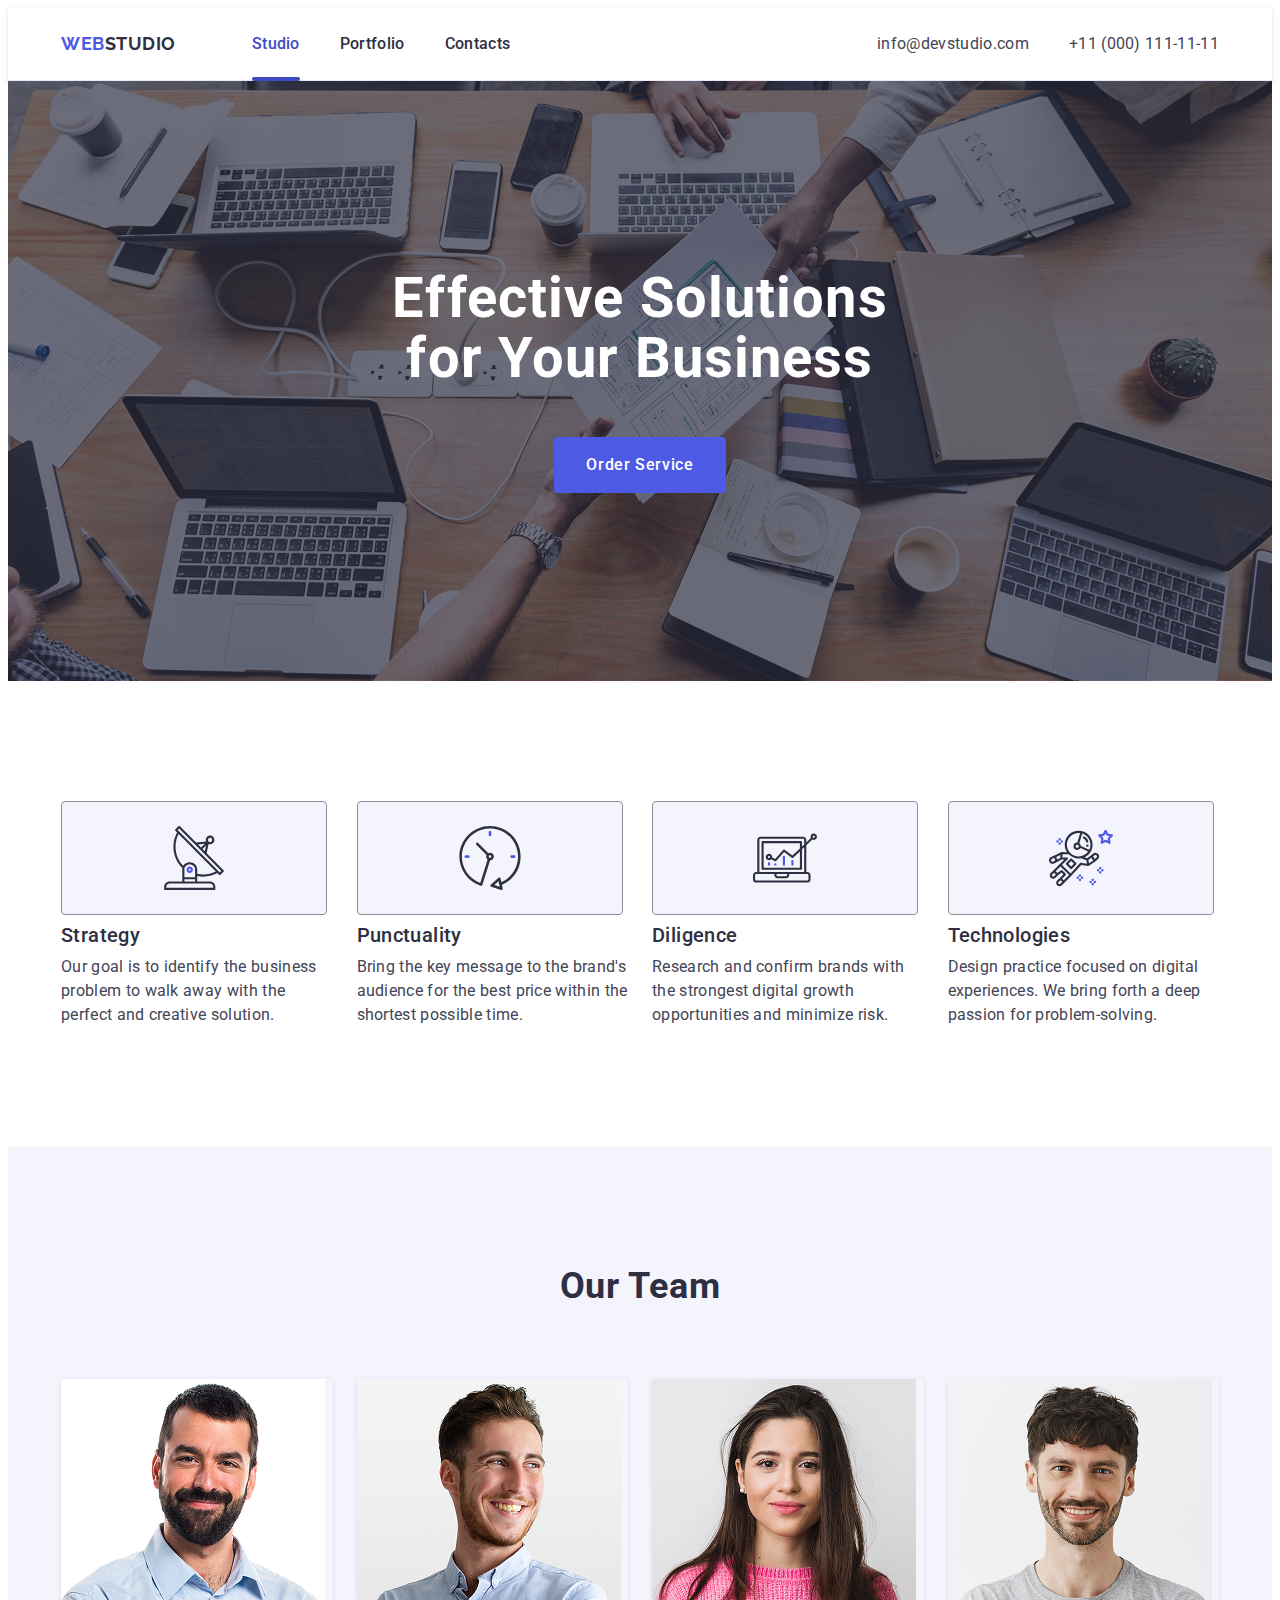
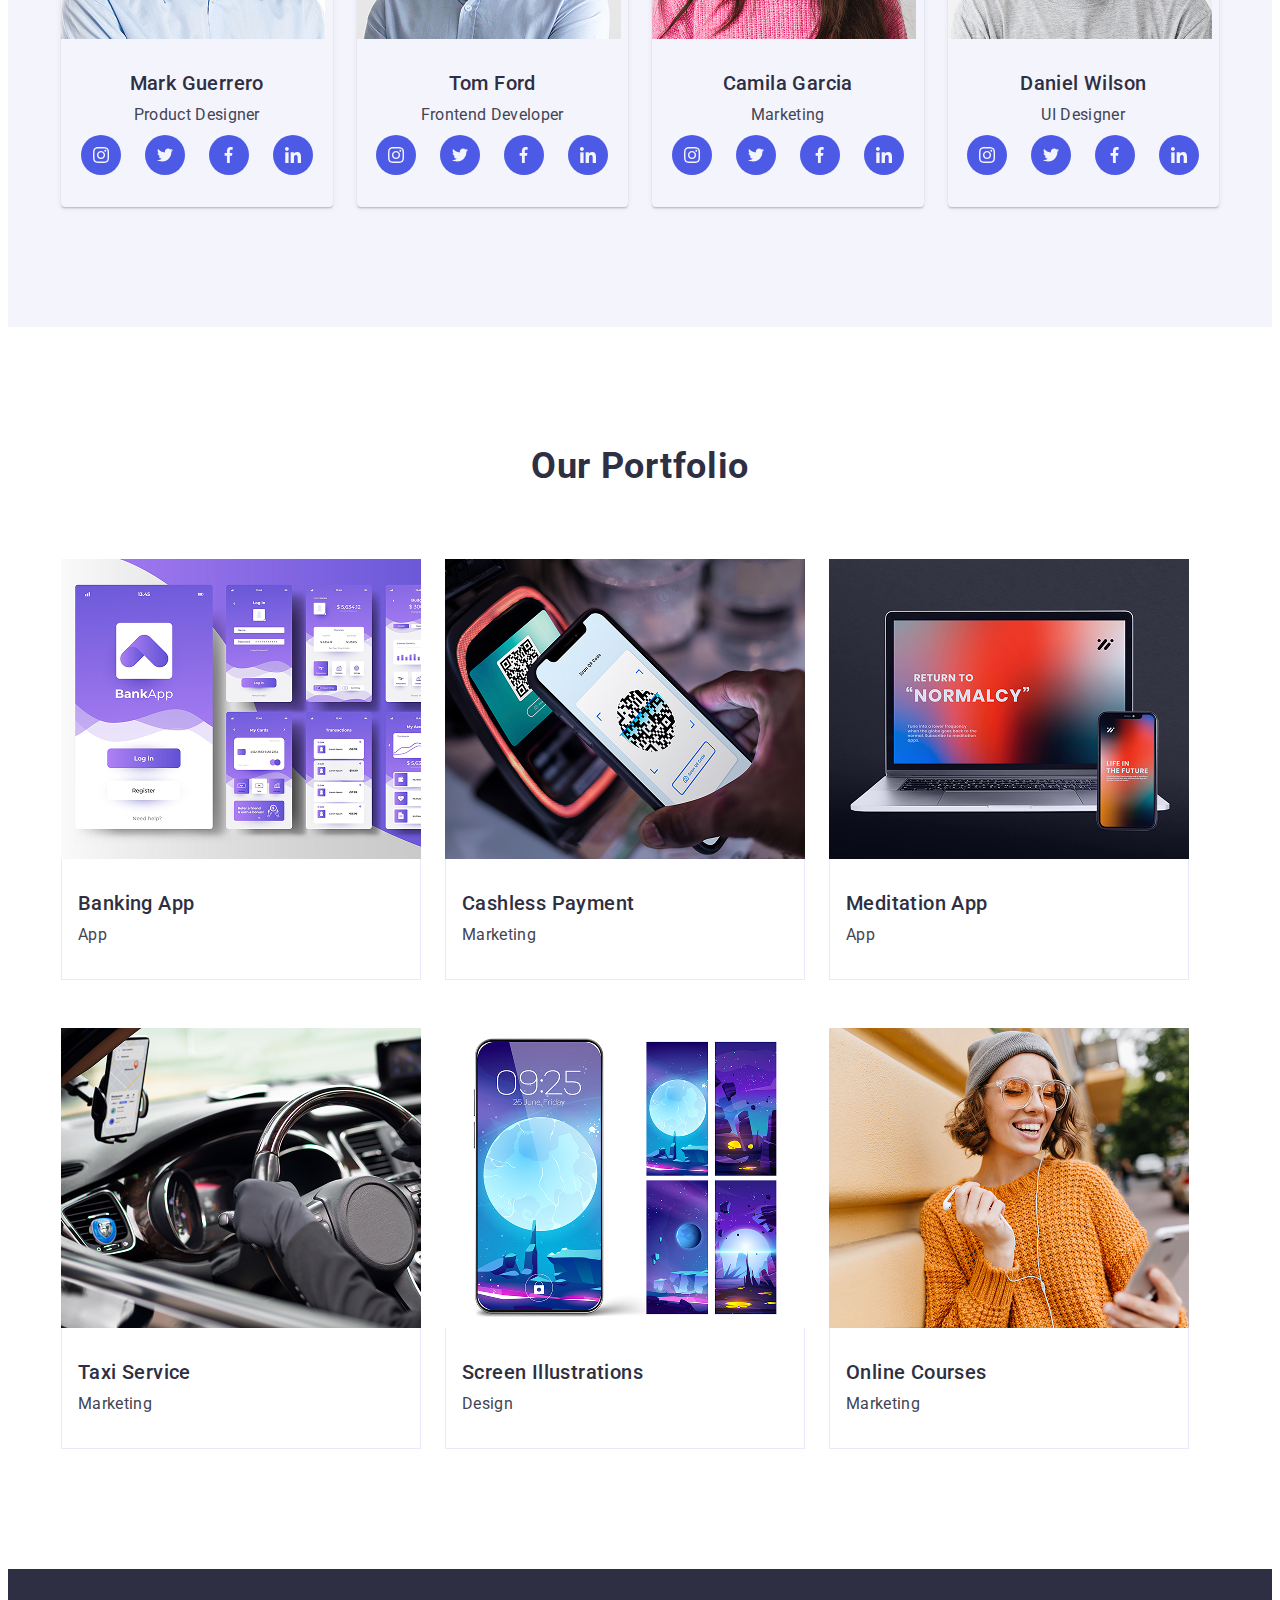
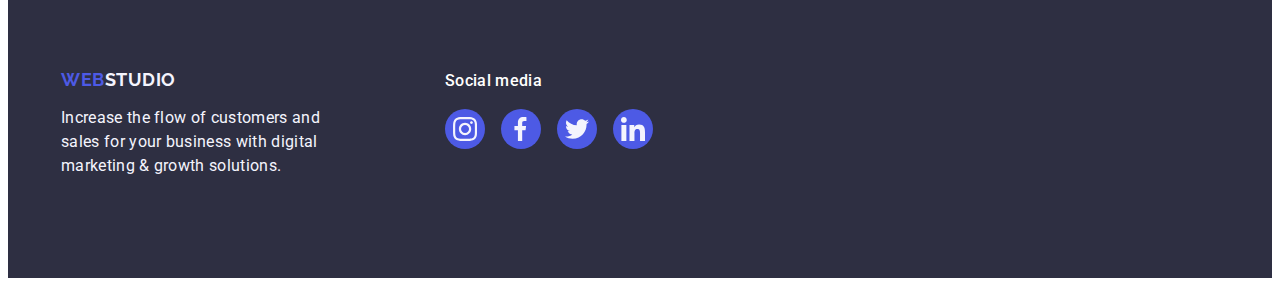
<file: index.html>
<!DOCTYPE html>
<html lang="en">
  <head>
    <meta charset="UTF-8" />
    <meta name="viewport" content="width=device-width, initial-scale=1.0" />
    <link rel="preconnect" href="https://fonts.googleapis.com" />
    <link rel="preconnect" href="https://fonts.gstatic.com" crossorigin />
    <link
      href="https://fonts.googleapis.com/css2?family=Roboto:ital,wght@0,100..900;1,100..900&display=swap"
      rel="stylesheet"
    />
    <link rel="preconnect" href="https://fonts.googleapis.com" />
    <link rel="preconnect" href="https://fonts.gstatic.com" crossorigin />
    <link
      href="https://fonts.googleapis.com/css2?family=Raleway:ital,wght@0,100..900;1,100..900&family=Roboto:ital,wght@0,100..900;1,100..900&display=swap"
      rel="stylesheet"
    />
    <link
      rel="stylesheet"
      href="https://cdnjs.cloudflare.com/ajax/libs/modern-normalize/3.0.1/modern-normalize.min.css"
      integrity="sha512-q6WgHqiHlKyOqslT/lgBgodhd03Wp4BEqKeW6nNtlOY4quzyG3VoQKFrieaCeSnuVseNKRGpGeDU3qPmabCANg=="
      crossorigin="anonymous"
      referrerpolicy="no-referrer"
    />
    <link rel="stylesheet" href="./css/styles.css" />
    <title>my-project</title>
  </head>
  <body>
    <header class="head-style">
      <div class="container head">
        <nav class="nav-style">
          <a href="./index.html" class="logo"
            >Web<span class="logo-color">Studio</span></a
          >
          <ul class="nav-menu">
            <li>
              <a href="./index.html" class="nav-menu-link active">Studio</a>
            </li>
            <li><a href="" class="nav-menu-link">Portfolio</a></li>
            <li><a href="" class="nav-menu-link">Contacts</a></li>
          </ul>
        </nav>
        <address class="contacts">
          <ul class="contacts-style">
            <li>
              <a href="mailto:info@devstudio.com" class="mail-style"
                >info@devstudio.com</a
              >
            </li>
            <li>
              <a href="tel:+110001111111" class="mail-style"
                >+11 (000) 111-11-11</a
              >
            </li>
          </ul>
        </address>
      </div>
    </header>
    <main>
      <section class="title">
        <div class="container">
          <h1 class="page-title">Effective Solutions for Your Business</h1>
          <button type="button" class="service">Order Service</button>
        </div>
      </section>

      <section class="strategy">
        <div class="container">
          <h2 class="visually-hidden">advantages</h2>
          <ul class="strategy-list">
            <li class="strategy-item">
              <div class="strategy-icon">
                <svg width="64" height="64">
                  <use href="./images/icons.svg#icon-antenna"></use>
                </svg>
              </div>
              <h3 class="strategy-title">Strategy</h3>
              <p class="strategy-text">
                Our goal is to identify the business problem to walk away with
                the perfect and creative solution.
              </p>
            </li>
            <li class="strategy-item">
              <div class="strategy-icon">
                <svg width="64" height="64">
                  <use href="./images/icons.svg#icon-clock"></use>
                </svg>
              </div>
              <h3 class="strategy-title">Punctuality</h3>
              <p class="strategy-text">
                Bring the key message to the brand's audience for the best price
                within the shortest possible time.
              </p>
            </li>
            <li class="strategy-item">
              <div class="strategy-icon">
                <svg width="64" height="64">
                  <use href="./images/icons.svg#icon-diagram"></use>
                </svg>
              </div>
              <h3 class="strategy-title">Diligence</h3>
              <p class="strategy-text">
                Research and confirm brands with the strongest digital growth
                opportunities and minimize risk.
              </p>
            </li>
            <li class="strategy-item">
              <div class="strategy-icon">
                <svg width="64" height="64">
                  <use href="./images/icons.svg#icon-astronaut"></use>
                </svg>
              </div>
              <h3 class="strategy-title">Technologies</h3>
              <p class="strategy-text">
                Design practice focused on digital experiences. We bring forth a
                deep passion for problem-solving.
              </p>
            </li>
          </ul>
        </div>
      </section>
      <section class="team">
        <div class="container">
          <h2 class="team-title">Our Team</h2>
          <ul class="team-box">
            <li class="team-list">
              <img
                src="./images/img.jpg"
                alt="Mark Guerrero"
                width="264"
                height="260"
              />
              <div class="box">
                <h3 class="team-section">Mark Guerrero</h3>
                <p class="team-text">Product Designer</p>
                <ul class="team-link">
                  <li class="team-link-item">
                    <a href="#" class="team-social">
                      <svg class="team-icon" width="16" height="16">
                        <use href="./images/icons.svg#icon-instagram"></use>
                      </svg>
                    </a>
                  </li>
                  <li class="team-link-item">
                    <a href="" class="team-social">
                      <svg class="team-icon" width="16" height="16">
                        <use href="./images/icons.svg#icon-Group"></use>
                      </svg>
                    </a>
                  </li>
                  <li class="team-link-item">
                    <a href="" class="team-social">
                      <svg class="team-icon" width="16" height="16">
                        <use href="./images/icons.svg#icon-Vector"></use>
                      </svg>
                    </a>
                  </li>
                  <li class="team-link-item">
                    <a href="" class="team-social">
                      <svg class="team-icon" width="16" height="16">
                        <use href="./images/icons.svg#icon-linkedin"></use>
                      </svg>
                    </a>
                  </li>
                </ul>
              </div>
            </li>

            <li class="team-list">
              <img
                src="./images/img1.jpg"
                alt="Tom Ford"
                width="264"
                height="260"
              />
              <div class="box">
                <h3 class="team-section">Tom Ford</h3>
                <p class="team-text">Frontend Developer</p>
                <ul class="team-link">
                  <li class="team-link-item">
                    <a href="#" class="team-social">
                      <svg class="team-icon" width="16" height="16">
                        <use href="./images/icons.svg#icon-instagram"></use>
                      </svg>
                    </a>
                  </li>
                  <li class="team-link-item">
                    <a href="" class="team-social">
                      <svg class="team-icon" width="16" height="16">
                        <use href="./images/icons.svg#icon-Group"></use>
                      </svg>
                    </a>
                  </li>
                  <li class="team-link-item">
                    <a href="" class="team-social">
                      <svg class="team-icon" width="16" height="16">
                        <use href="./images/icons.svg#icon-Vector"></use>
                      </svg>
                    </a>
                  </li>
                  <li class="team-link-item">
                    <a href="" class="team-social">
                      <svg class="team-icon" width="16" height="16">
                        <use href="./images/icons.svg#icon-linkedin"></use>
                      </svg>
                    </a>
                  </li>
                </ul>
              </div>
            </li>
            <li class="team-list">
              <img
                src="./images/img2.jpg"
                alt="Camila Garcia"
                width="264"
                height="260"
              />
              <div class="box">
                <h3 class="team-section">Camila Garcia</h3>
                <p class="team-text">Marketing</p>
                <ul class="team-link">
                  <li class="team-link-item">
                    <a href="#" class="team-social">
                      <svg class="team-icon" width="16" height="16">
                        <use href="./images/icons.svg#icon-instagram"></use>
                      </svg>
                    </a>
                  </li>
                  <li class="team-link-item">
                    <a href="" class="team-social">
                      <svg class="team-icon" width="16" height="16">
                        <use href="./images/icons.svg#icon-Group"></use>
                      </svg>
                    </a>
                  </li>
                  <li class="team-link-item">
                    <a href="" class="team-social">
                      <svg class="team-icon" width="16" height="16">
                        <use href="./images/icons.svg#icon-Vector"></use>
                      </svg>
                    </a>
                  </li>
                  <li class="team-link-item">
                    <a href="" class="team-social">
                      <svg class="team-icon" width="16" height="16">
                        <use href="./images/icons.svg#icon-linkedin"></use>
                      </svg>
                    </a>
                  </li>
                </ul>
              </div>
            </li>
            <li class="team-list">
              <img
                src="./images/img3.jpg"
                alt="Daniel Wilson"
                width="264"
                height="260"
              />
              <div class="box">
                <h3 class="team-section">Daniel Wilson</h3>
                <p class="team-text">UI Designer</p>
                <ul class="team-link">
                  <li class="team-link-item">
                    <a href="#" class="team-social">
                      <svg class="team-icon" width="16" height="16">
                        <use href="./images/icons.svg#icon-instagram"></use>
                      </svg>
                    </a>
                  </li>
                  <li class="team-link-item">
                    <a href="" class="team-social">
                      <svg class="team-icon" width="16" height="16">
                        <use href="./images/icons.svg#icon-Group"></use>
                      </svg>
                    </a>
                  </li>
                  <li class="team-link-item">
                    <a href="" class="team-social">
                      <svg class="team-icon" width="16" height="16">
                        <use href="./images/icons.svg#icon-Vector"></use>
                      </svg>
                    </a>
                  </li>
                  <li class="team-link-item">
                    <a href="" class="team-social">
                      <svg class="team-icon" width="16" height="16">
                        <use href="./images/icons.svg#icon-linkedin"></use>
                      </svg>
                    </a>
                  </li>
                </ul>
              </div>
            </li>
          </ul>
        </div>
      </section>
      <section class="portfolio">
        <div class="container">
          <h2 class="team-title">Our Portfolio</h2>
          <ul class="team-box">
            <li class="portfolio-box">
              <div class="box-overlay">
                <img
                  src="./images/one.jpg"
                  alt="Banking App"
                  width="360"
                  height="300"
                />
                <p class="overlay">
                  14 Stylish and User-Friendly App Design Concepts · Task
                  Manager App · Calorie Tracker App · Exotic Fruit Ecommerce App
                  · Cloud Storage App
                </p>
              </div>

              <div class="port-box">
                <h3 class="team-section">Banking App</h3>
                <p class="team-text">App</p>
              </div>
            </li>
            <li class="portfolio-box">
              <div class="box-overlay">
                <img
                  src="./images/three.jpg"
                  alt="Banking App"
                  width="360"
                  height="300"
                />
                <p class="overlay">
                  14 Stylish and User-Friendly App Design Concepts · Task
                  Manager App · Calorie Tracker App · Exotic Fruit Ecommerce App
                  · Cloud Storage App
                </p>
              </div>
              <div class="port-box">
                <h3 class="team-section">Cashless Payment</h3>
                <p class="team-text">Marketing</p>
              </div>
            </li>
            <li class="portfolio-box">
              <div class="box-overlay">
                <img
                  src="./images/five.jpg"
                  alt="Banking App"
                  width="360"
                  height="300"
                />
                <p class="overlay">
                  14 Stylish and User-Friendly App Design Concepts · Task
                  Manager App · Calorie Tracker App · Exotic Fruit Ecommerce App
                  · Cloud Storage App
                </p>
              </div>
              <div class="port-box">
                <h3 class="team-section">Meditation App</h3>
                <p class="team-text">App</p>
              </div>
            </li>
            <li class="portfolio-box">
              <div class="box-overlay">
                <img
                  src="./images/two.jpg"
                  alt="Banking App"
                  width="360"
                  height="300"
                />
                <p class="overlay">
                  14 Stylish and User-Friendly App Design Concepts · Task
                  Manager App · Calorie Tracker App · Exotic Fruit Ecommerce App
                  · Cloud Storage App
                </p>
              </div>
              <div class="port-box">
                <h3 class="team-section">Taxi Service</h3>
                <p class="team-text">Marketing</p>
              </div>
            </li>
            <li class="portfolio-box">
              <div class="box-overlay">
                <img
                  src="./images/four.jpg"
                  alt="Banking App"
                  width="360"
                  height="300"
                />
                <p class="overlay">
                  14 Stylish and User-Friendly App Design Concepts · Task
                  Manager App · Calorie Tracker App · Exotic Fruit Ecommerce App
                  · Cloud Storage App
                </p>
              </div>
              <div class="port-box">
                <h3 class="team-section">Screen Illustrations</h3>
                <p class="team-text">Design</p>
              </div>
            </li>
            <li class="portfolio-box">
              <div class="box-overlay">
                <img
                  src="./images/six.jpg"
                  alt="Banking App"
                  width="360"
                  height="300"
                />
                <p class="overlay">
                  14 Stylish and User-Friendly App Design Concepts · Task
                  Manager App · Calorie Tracker App · Exotic Fruit Ecommerce App
                  · Cloud Storage App
                </p>
              </div>
              <div class="port-box">
                <h3 class="team-section">Online Courses</h3>
                <p class="team-text">Marketing</p>
              </div>
            </li>
          </ul>
        </div>
      </section>
    </main>
    <footer class="footer-style">
      <div class="container footer-container">
        <div class="footer-logo">
          <a href="./index.html" class="logo"
            >Web<span class="logo-color">Studio</span></a
          >
          <p class="paragraph-text">
            Increase the flow of customers and sales for your business with
            digital marketing & growth solutions.
          </p>
        </div>
        <div class="footer-social">
          <p class="footer-social-text">Social media</p>
          <ul class="footer-social-box">
            <li class="footer-social-list">
              <a class="footer-social-link" href="#">
                <svg class="footer-icon" width="24" height="24">
                  <use href="./images/icons.svg#icon-instagram"></use>
                </svg>
              </a>
            </li>
            <li class="footer-social-list">
              <a class="footer-social-link" href="#">
                <svg class="footer-icon" width="24" height="24">
                  <use href="./images/icons.svg#icon-Vector"></use>
                </svg>
              </a>
            </li>
            <li class="footer-social-list">
              <a class="footer-social-link" href="#">
                <svg class="footer-icon" width="24" height="24">
                  <use href="./images/icons.svg#icon-Group"></use>
                </svg>
              </a>
            </li>
            <li class="footer-social-list">
              <a class="footer-social-link" href="#">
                <svg class="footer-icon" width="24" height="24">
                  <use href="./images/icons.svg#icon-linkedin"></use>
                </svg>
              </a>
            </li>
          </ul>
        </div>
      </div>
    </footer>
  </body>
</html>
</file>
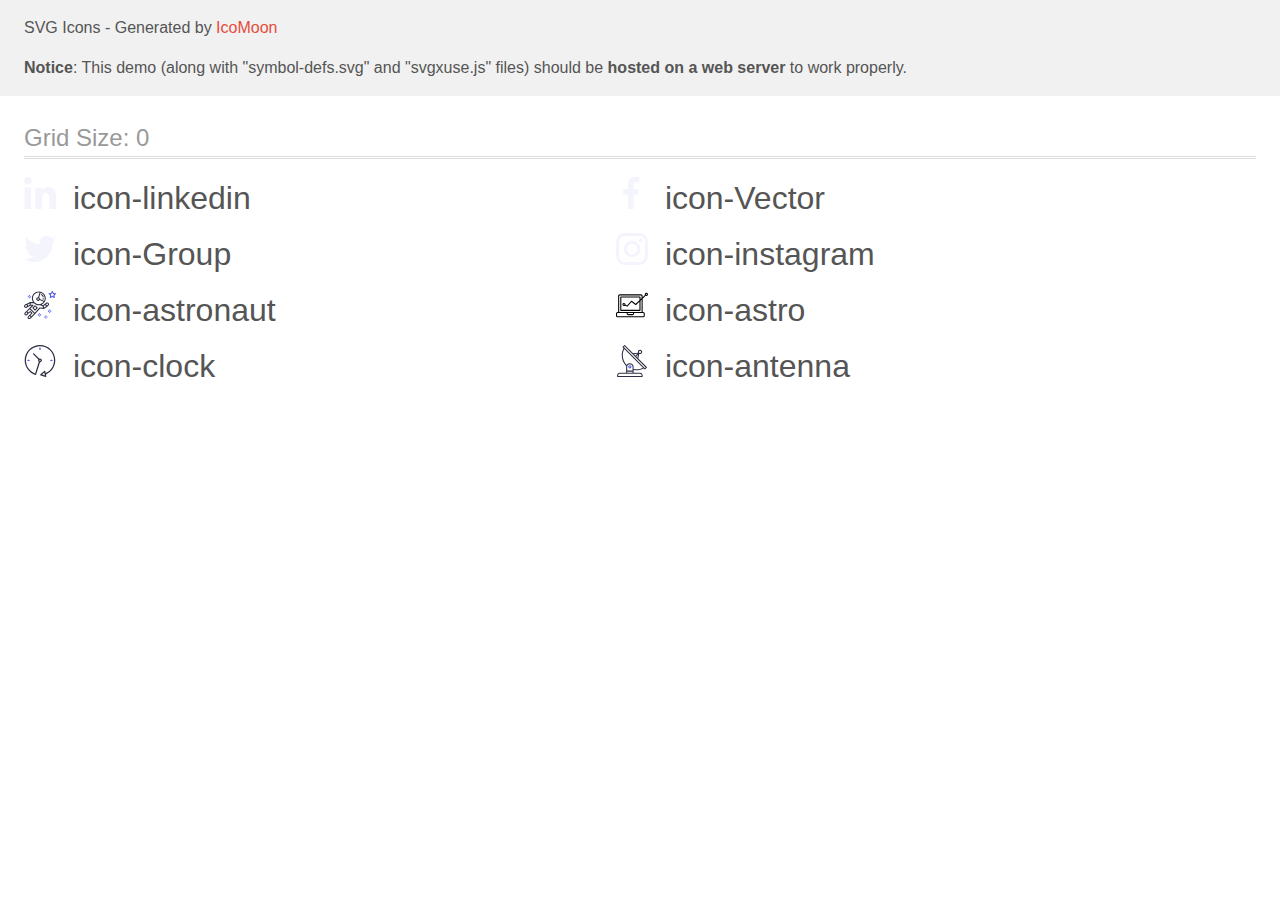
<file: images/svg/demo-external-svg.html>
<!doctype html>
<html>
<head>
    <title>IcoMoon - SVG Icons</title>
    <meta charset="utf-8">
    <meta name="viewport" content="width=device-width, initial-scale=1">
    <link rel="stylesheet" href="demo-files/demo.css">
    <link rel="stylesheet" href="style.css">
</head>
<body>
<header class="bgc1 clearfix">
<div class="mhl">
    <p>SVG Icons - Generated by <a href="https://icomoon.io/app">IcoMoon</a></p><p><strong>Notice</strong>: This demo (along with "symbol-defs.svg" and "svgxuse.js" files) should be <b>hosted on a web server</b> to work properly.</p>
</div>
</header>
    <div class="clearfix mhl ptl">
        <h1 class="mvm mtn fgc1">Grid Size: 0</h1>
        <div class="glyph fs1">
            <div class="clearfix pbs">
                <svg class="icon icon-linkedin"><use xlink:href="symbol-defs.svg#icon-linkedin"></use></svg><span class="name"> icon-linkedin</span>
            </div>
        </div>
        <div class="glyph fs1">
            <div class="clearfix pbs">
                <svg class="icon icon-Vector"><use xlink:href="symbol-defs.svg#icon-Vector"></use></svg><span class="name"> icon-Vector</span>
            </div>
        </div>
        <div class="glyph fs1">
            <div class="clearfix pbs">
                <svg class="icon icon-Group"><use xlink:href="symbol-defs.svg#icon-Group"></use></svg><span class="name"> icon-Group</span>
            </div>
        </div>
        <div class="glyph fs1">
            <div class="clearfix pbs">
                <svg class="icon icon-instagram"><use xlink:href="symbol-defs.svg#icon-instagram"></use></svg><span class="name"> icon-instagram</span>
            </div>
        </div>
        <div class="glyph fs1">
            <div class="clearfix pbs">
                <svg class="icon icon-astronaut"><use xlink:href="symbol-defs.svg#icon-astronaut"></use></svg><span class="name"> icon-astronaut</span>
            </div>
        </div>
        <div class="glyph fs1">
            <div class="clearfix pbs">
                <svg class="icon icon-astro"><use xlink:href="symbol-defs.svg#icon-astro"></use></svg><span class="name"> icon-astro</span>
            </div>
        </div>
        <div class="glyph fs1">
            <div class="clearfix pbs">
                <svg class="icon icon-clock"><use xlink:href="symbol-defs.svg#icon-clock"></use></svg><span class="name"> icon-clock</span>
            </div>
        </div>
        <div class="glyph fs1">
            <div class="clearfix pbs">
                <svg class="icon icon-antenna"><use xlink:href="symbol-defs.svg#icon-antenna"></use></svg><span class="name"> icon-antenna</span>
            </div>
        </div>
  </div>
<script defer src="svgxuse.js"></script>
</body>
</html>
</file>
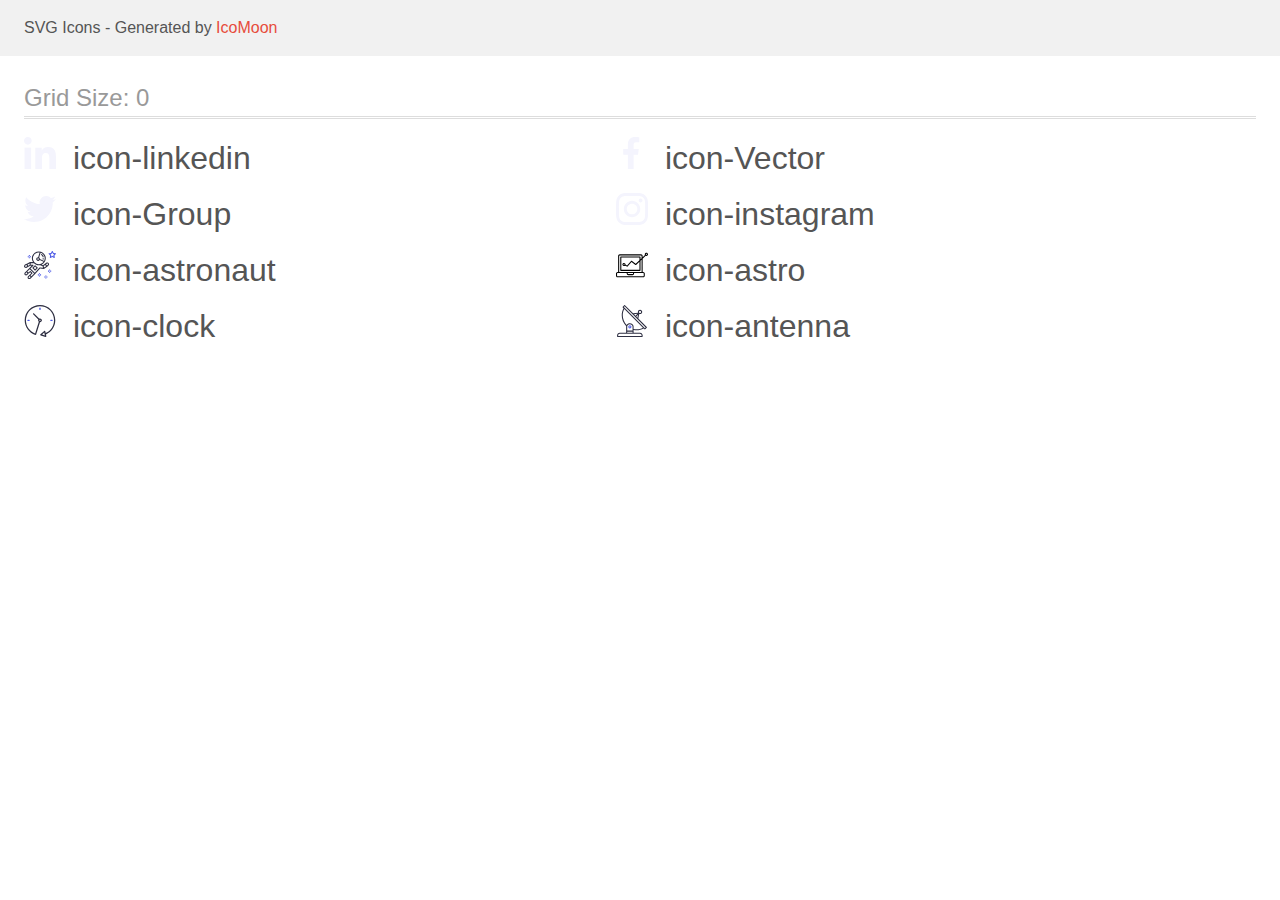
<file: images/svg/demo.html>
<!doctype html>
<html>
<head>
    <title>IcoMoon - SVG Icons</title>
    <meta charset="utf-8">
    <meta name="viewport" content="width=device-width, initial-scale=1">
    <link rel="stylesheet" href="demo-files/demo.css">
    <link rel="stylesheet" href="style.css">
</head>
<body>
<svg aria-hidden="true" style="position: absolute; width: 0; height: 0; overflow: hidden;" version="1.1" xmlns="http://www.w3.org/2000/svg" xmlns:xlink="http://www.w3.org/1999/xlink">
<defs>
<symbol id="icon-linkedin" viewBox="0 0 32 32">
<path fill="#f4f4fd" style="fill: var(--color1, #f4f4fd)" d="M31.992 32v-0.001h0.008v-11.736c0-5.741-1.236-10.164-7.948-10.164-3.227 0-5.392 1.771-6.276 3.449h-0.093v-2.913h-6.364v21.364h6.627v-10.579c0-2.785 0.528-5.479 3.977-5.479 3.399 0 3.449 3.179 3.449 5.657v10.401h6.62z"></path>
<path fill="#f4f4fd" style="fill: var(--color1, #f4f4fd)" d="M0.528 10.636h6.635v21.364h-6.635v-21.364z"></path>
<path fill="#f4f4fd" style="fill: var(--color1, #f4f4fd)" d="M3.843-0c-2.121 0-3.843 1.721-3.843 3.843s1.721 3.879 3.843 3.879c2.121 0 3.843-1.757 3.843-3.879-0.001-2.121-1.723-3.843-3.843-3.843v0z"></path>
</symbol>
<symbol id="icon-Vector" viewBox="0 0 32 32">
<path fill="#f4f4fd" style="fill: var(--color1, #f4f4fd)" d="M20.329 5.313h2.921v-5.088c-0.504-0.069-2.237-0.225-4.256-0.225-4.212 0-7.097 2.649-7.097 7.519v4.481h-4.648v5.688h4.648v14.312h5.699v-14.311h4.46l0.708-5.688h-5.169v-3.919c0.001-1.644 0.444-2.769 2.735-2.769z"></path>
</symbol>
<symbol id="icon-Group" viewBox="0 0 32 32">
<path fill="#f4f4fd" style="fill: var(--color1, #f4f4fd)" d="M32 6.078c-1.19 0.522-2.458 0.868-3.78 1.036 1.36-0.812 2.398-2.088 2.886-3.626-1.268 0.756-2.668 1.29-4.16 1.588-1.204-1.282-2.92-2.076-4.792-2.076-3.632 0-6.556 2.948-6.556 6.562 0 0.52 0.044 1.020 0.152 1.496-5.454-0.266-10.28-2.88-13.522-6.862-0.566 0.982-0.898 2.106-0.898 3.316 0 2.272 1.17 4.286 2.914 5.452-1.054-0.020-2.088-0.326-2.964-0.808 0 0.020 0 0.046 0 0.072 0 3.188 2.274 5.836 5.256 6.446-0.534 0.146-1.116 0.216-1.72 0.216-0.42 0-0.844-0.024-1.242-0.112 0.85 2.598 3.262 4.508 6.13 4.57-2.232 1.746-5.066 2.798-8.134 2.798-0.538 0-1.054-0.024-1.57-0.090 2.906 1.874 6.35 2.944 10.064 2.944 12.072 0 18.672-10 18.672-18.668 0-0.29-0.010-0.57-0.024-0.848 1.302-0.924 2.396-2.078 3.288-3.406z"></path>
</symbol>
<symbol id="icon-instagram" viewBox="0 0 32 32">
<path fill="#f4f4fd" style="fill: var(--color1, #f4f4fd)" d="M31.969 9.408c-0.075-1.7-0.35-2.869-0.744-3.882-0.406-1.075-1.031-2.038-1.85-2.838-0.8-0.813-1.769-1.444-2.832-1.844-1.019-0.394-2.182-0.669-3.882-0.744-1.713-0.081-2.257-0.1-6.601-0.1s-4.888 0.019-6.595 0.094c-1.7 0.075-2.869 0.35-3.882 0.744-1.075 0.406-2.038 1.031-2.838 1.85-0.813 0.8-1.444 1.769-1.844 2.832-0.394 1.019-0.669 2.182-0.744 3.882-0.081 1.713-0.1 2.257-0.1 6.601s0.019 4.888 0.094 6.595c0.075 1.7 0.35 2.869 0.744 3.882 0.406 1.075 1.038 2.038 1.85 2.838 0.8 0.813 1.769 1.444 2.832 1.844 1.019 0.394 2.182 0.669 3.882 0.744 1.706 0.075 2.25 0.094 6.595 0.094s4.888-0.019 6.595-0.094c1.7-0.075 2.869-0.35 3.882-0.744 2.151-0.831 3.851-2.532 4.682-4.682 0.394-1.019 0.669-2.182 0.744-3.882 0.075-1.707 0.094-2.25 0.094-6.595s-0.006-4.888-0.081-6.595zM29.087 22.473c-0.069 1.563-0.331 2.407-0.55 2.969-0.538 1.394-1.644 2.5-3.038 3.038-0.563 0.219-1.413 0.481-2.969 0.55-1.688 0.075-2.194 0.094-6.464 0.094s-4.782-0.019-6.464-0.094c-1.563-0.069-2.407-0.331-2.969-0.55-0.694-0.256-1.325-0.663-1.838-1.194-0.531-0.519-0.938-1.144-1.194-1.838-0.219-0.563-0.481-1.413-0.55-2.969-0.075-1.688-0.094-2.194-0.094-6.464s0.019-4.782 0.094-6.464c0.069-1.563 0.331-2.407 0.55-2.969 0.256-0.694 0.663-1.325 1.2-1.838 0.519-0.531 1.144-0.938 1.838-1.194 0.563-0.219 1.413-0.481 2.969-0.55 1.688-0.075 2.194-0.094 6.464-0.094 4.276 0 4.782 0.019 6.464 0.094 1.563 0.069 2.407 0.331 2.969 0.55 0.694 0.256 1.325 0.662 1.838 1.194 0.531 0.519 0.938 1.144 1.194 1.838 0.219 0.563 0.481 1.413 0.55 2.969 0.075 1.688 0.094 2.194 0.094 6.464s-0.019 4.77-0.094 6.458z"></path>
<path fill="#f4f4fd" style="fill: var(--color1, #f4f4fd)" d="M16.059 7.783c-4.538 0-8.22 3.682-8.22 8.22s3.682 8.22 8.22 8.22c4.538 0 8.22-3.682 8.22-8.22s-3.682-8.22-8.22-8.22zM16.059 21.335c-2.944 0-5.332-2.388-5.332-5.332s2.388-5.332 5.332-5.332c2.944 0 5.332 2.388 5.332 5.332s-2.388 5.332-5.332 5.332z"></path>
<path fill="#f4f4fd" style="fill: var(--color1, #f4f4fd)" d="M26.524 7.458c0 1.060-0.859 1.919-1.919 1.919s-1.919-0.859-1.919-1.919c0-1.060 0.859-1.919 1.919-1.919s1.919 0.859 1.919 1.919z"></path>
</symbol>
<symbol id="icon-astronaut" viewBox="0 0 32 32">
<path fill="#4d5ae5" style="fill: var(--color2, #4d5ae5)" d="M31.974 4.524c-0.063-0.193-0.229-0.333-0.43-0.363l-1.91-0.278-0.855-1.731c-0.179-0.365-0.777-0.365-0.956 0l-0.855 1.731-1.91 0.278c-0.201 0.029-0.367 0.17-0.431 0.363-0.062 0.193-0.011 0.405 0.135 0.547l1.383 1.348-0.326 1.903c-0.034 0.2 0.048 0.402 0.212 0.522 0.166 0.121 0.382 0.135 0.562 0.040l1.709-0.899 1.709 0.899c0.078 0.041 0.164 0.061 0.249 0.061 0.11 0 0.221-0.034 0.314-0.102 0.164-0.119 0.246-0.322 0.212-0.522l-0.326-1.903 1.383-1.348c0.145-0.142 0.197-0.354 0.135-0.547zM29.511 5.851c-0.125 0.122-0.183 0.299-0.153 0.472l0.191 1.114-1-0.526c-0.078-0.041-0.163-0.061-0.249-0.061s-0.17 0.020-0.249 0.061l-1.001 0.526 0.191-1.114c0.030-0.173-0.028-0.349-0.153-0.472l-0.81-0.789 1.119-0.163c0.174-0.025 0.324-0.134 0.402-0.292l0.5-1.013 0.5 1.013c0.078 0.157 0.228 0.267 0.402 0.292l1.119 0.163-0.809 0.789z"></path>
<path fill="#4d5ae5" style="fill: var(--color2, #4d5ae5)" d="M26.133 20.522h-1.067v1.067h1.067v-1.067z"></path>
<path fill="#4d5ae5" style="fill: var(--color2, #4d5ae5)" d="M26.133 22.656h-1.067v1.067h1.067v-1.067z"></path>
<path fill="#4d5ae5" style="fill: var(--color2, #4d5ae5)" d="M27.2 21.589h-1.067v1.067h1.067v-1.067z"></path>
<path fill="#4d5ae5" style="fill: var(--color2, #4d5ae5)" d="M25.067 21.589h-1.067v1.067h1.067v-1.067z"></path>
<path fill="#4d5ae5" style="fill: var(--color2, #4d5ae5)" d="M22.4 26.389h-1.067v1.067h1.067v-1.067z"></path>
<path fill="#4d5ae5" style="fill: var(--color2, #4d5ae5)" d="M22.4 28.522h-1.067v1.067h1.067v-1.067z"></path>
<path fill="#4d5ae5" style="fill: var(--color2, #4d5ae5)" d="M23.467 27.456h-1.067v1.067h1.067v-1.067z"></path>
<path fill="#4d5ae5" style="fill: var(--color2, #4d5ae5)" d="M21.333 27.456h-1.067v1.067h1.067v-1.067z"></path>
<path fill="#4d5ae5" style="fill: var(--color2, #4d5ae5)" d="M16 24.256h-1.067v1.067h1.067v-1.067z"></path>
<path fill="#4d5ae5" style="fill: var(--color2, #4d5ae5)" d="M16 26.389h-1.067v1.067h1.067v-1.067z"></path>
<path fill="#4d5ae5" style="fill: var(--color2, #4d5ae5)" d="M17.067 25.322h-1.067v1.067h1.067v-1.067z"></path>
<path fill="#4d5ae5" style="fill: var(--color2, #4d5ae5)" d="M14.933 25.322h-1.067v1.067h1.067v-1.067z"></path>
<path fill="#4d5ae5" style="fill: var(--color2, #4d5ae5)" d="M5.867 6.122h-1.067v1.067h1.067v-1.067z"></path>
<path fill="#4d5ae5" style="fill: var(--color2, #4d5ae5)" d="M5.867 8.255h-1.067v1.067h1.067v-1.067z"></path>
<path fill="#4d5ae5" style="fill: var(--color2, #4d5ae5)" d="M6.933 7.189h-1.067v1.067h1.067v-1.067z"></path>
<path fill="#4d5ae5" style="fill: var(--color2, #4d5ae5)" d="M4.8 7.189h-1.067v1.067h1.067v-1.067z"></path>
<path fill="#2e2f42" style="fill: var(--color3, #2e2f42)" d="M24.715 14.159c-0.287-0.388-0.709-0.637-1.188-0.705-0.481-0.068-0.956 0.058-1.34 0.352l-1.252 0.96-1.898 1.417-1.358-0.541c2.421-1.086 4.114-3.508 4.114-6.32 0-3.823-3.123-6.933-6.961-6.933s-6.961 3.11-6.961 6.933c0 1.386 0.414 2.674 1.12 3.758l-2.764-0.024c-0.002 0-0.003 0-0.005 0-0.009 0-0.015 0.004-0.023 0.005-0.053 0.002-0.105 0.013-0.155 0.031-0.013 0.005-0.026 0.008-0.038 0.013-0.006 0.003-0.013 0.003-0.019 0.006l-3.233 1.596c-0.001 0-0.001 0-0.001 0.001l-1.893 0.911c-0.021 0.009-0.042 0.021-0.063 0.035-0.755 0.502-1.012 1.489-0.598 2.295 0.22 0.429 0.595 0.745 1.056 0.889 0.178 0.055 0.359 0.083 0.539 0.083 0.29 0 0.577-0.071 0.839-0.211l1.388-0.738 2.264-1.169 1.357-0.008-5.442 5.416c-0.001 0.001-0.001 0.001-0.002 0.001l-1.339 1.333c-0.316 0.315-0.49 0.732-0.49 1.178s0.174 0.863 0.49 1.179c0.325 0.323 0.752 0.485 1.179 0.485s0.854-0.162 1.18-0.485l1.314-1.309 1.741-1.3 0.901 0.897-1.762 1.754c-0 0.001-0.001 0.001-0.002 0.001l-1.339 1.333c-0.316 0.315-0.49 0.732-0.49 1.178s0.174 0.863 0.49 1.179c0.325 0.323 0.753 0.485 1.18 0.485s0.855-0.162 1.18-0.485l3.482-3.467c0.001-0.001 0.001-0.001 0.001-0.002l1.010-1-0.004-0.004c0.006-0.006 0.015-0.009 0.022-0.015l5.166-5.658 3.471 0.494c0.025 0.004 0.050 0.005 0.075 0.005 0.065 0 0.127-0.015 0.187-0.038 0.018-0.006 0.033-0.015 0.050-0.023 0.019-0.010 0.039-0.015 0.058-0.027l3.213-2.133c0.012-0.008 0.018-0.021 0.029-0.029 0.013-0.010 0.029-0.014 0.041-0.026l1.271-1.191c0.662-0.62 0.753-1.635 0.212-2.362zM2.13 17.77c-0.173 0.093-0.37 0.111-0.558 0.052-0.187-0.058-0.338-0.186-0.427-0.358-0.161-0.314-0.068-0.695 0.214-0.902l1.314-0.632 0.449 1.313-0.992 0.527zM5.628 15.942l-1.548 0.8-0.439-1.283 2.027-1.001-0.040 1.484zM20.727 9.322c0 0.918-0.219 1.785-0.599 2.559l-4.181-1.899c-0.044-0.573-0.341-1.075-0.788-1.388l1.464-4.86c2.378 0.756 4.105 2.974 4.105 5.588zM8.938 9.322c0-3.235 2.644-5.867 5.894-5.867 0.253 0 0.5 0.021 0.745 0.052l-1.432 4.754c-0.019-0.001-0.037-0.006-0.057-0.006-1.033 0-1.873 0.837-1.873 1.867s0.84 1.867 1.873 1.867c0.694 0 1.294-0.383 1.618-0.945l3.862 1.755c-1.075 1.446-2.795 2.39-4.737 2.39-3.25 0-5.894-2.632-5.894-5.867zM14.894 10.122c0 0.441-0.362 0.8-0.806 0.8s-0.806-0.359-0.806-0.8c0-0.441 0.362-0.8 0.806-0.8s0.806 0.359 0.806 0.8zM2.465 25.146c-0.236 0.234-0.619 0.234-0.854 0.001-0.114-0.114-0.176-0.263-0.176-0.423s0.062-0.309 0.176-0.421l0.962-0.958 0.851 0.848-0.959 0.955zM5.679 28.88c-0.236 0.234-0.619 0.235-0.855 0.001-0.114-0.114-0.176-0.263-0.176-0.423s0.062-0.309 0.176-0.421l0.963-0.959 0.852 0.848-0.96 0.955zM9.16 25.411c-0.001 0-0.001 0-0.002 0.001l-1.765 1.76-0.852-0.848 1.763-1.755c0 0 0 0 0-0s0.001-0.001 0.002-0.001c0.040-0.040 0.065-0.088 0.090-0.135 0.007-0.014 0.020-0.026 0.026-0.040 0.017-0.041 0.019-0.085 0.026-0.129 0.003-0.025 0.014-0.047 0.014-0.073 0-0.036-0.013-0.070-0.020-0.106-0.006-0.032-0.006-0.065-0.019-0.095-0.020-0.050-0.055-0.094-0.091-0.138-0.010-0.012-0.014-0.027-0.025-0.038 0 0 0 0-0.001 0s-0.001-0.002-0.001-0.002l-1.607-1.6c-0.017-0.017-0.039-0.024-0.058-0.038-0.028-0.022-0.055-0.042-0.087-0.058-0.030-0.015-0.061-0.024-0.093-0.033-0.034-0.010-0.067-0.017-0.103-0.020-0.033-0.002-0.063 0.001-0.095 0.005-0.036 0.004-0.069 0.009-0.104 0.020-0.034 0.011-0.063 0.027-0.094 0.045-0.020 0.011-0.042 0.015-0.061 0.029l-1.773 1.324-0.901-0.897 2.399-2.386 4.361 4.289-0.928 0.919zM15.979 18.394c-0.015-0.002-0.030 0.004-0.045 0.003-0.039-0.002-0.076 0.001-0.115 0.007-0.030 0.005-0.059 0.011-0.088 0.021-0.034 0.012-0.065 0.028-0.097 0.047-0.030 0.018-0.057 0.037-0.083 0.061-0.013 0.011-0.028 0.017-0.040 0.029l-4.698 5.146-4.328-4.257 2.833-2.818c0.209-0.208 0.21-0.546 0.002-0.755-0.105-0.105-0.243-0.157-0.381-0.156v-0.001l-2.219 0.013 0.028-1.607 3.104 0.027c1.265 1.294 3.029 2.101 4.981 2.101 0.437 0 0.864-0.045 1.279-0.123 0.040 0.032 0.079 0.065 0.13 0.085l2.41 0.96 0.152 0.758 0.178 0.885-3.003-0.427zM20.020 18.572l-0.313-1.558 1.446-1.080 0.947 1.257-2.080 1.381zM23.774 15.741l-0.838 0.785-0.931-1.236 0.831-0.637c0.155-0.119 0.351-0.168 0.543-0.143 0.193 0.027 0.364 0.128 0.48 0.284 0.217 0.292 0.18 0.699-0.085 0.947z"></path>
<path fill="#2e2f42" style="fill: var(--color3, #2e2f42)" d="M13.602 18.544l-2.143-2.133c-0.207-0.207-0.545-0.207-0.753 0l-2.142 2.133c-0.1 0.101-0.157 0.236-0.157 0.378s0.056 0.278 0.157 0.378l2.142 2.133c0.104 0.103 0.241 0.155 0.377 0.155s0.273-0.052 0.376-0.155l2.143-2.133c0.1-0.1 0.157-0.236 0.157-0.378s-0.057-0.278-0.157-0.378zM11.083 20.303l-1.387-1.381 1.387-1.381 1.387 1.381-1.387 1.381z"></path>
<path fill="#2e2f42" style="fill: var(--color3, #2e2f42)" d="M17.164 5.071l-0.258 1.036c0.071 0.018 1.738 0.452 1.738 2.149h1.067c-0-2.017-1.666-2.965-2.547-3.185z"></path>
<path fill="#2e2f42" style="fill: var(--color3, #2e2f42)" d="M19.711 9.322h-1.067v1.067h1.067v-1.067z"></path>
</symbol>
<symbol id="icon-astro" viewBox="0 0 32 32">
<path d="M1.599 28.291h25.587c0.883 0 1.599-0.716 1.599-1.599v-2.132c0-0.883-0.716-1.599-1.599-1.599h-0.533v-13.293l3.028-2.868c0.703 0.346 1.553 0.136 2.013-0.499s0.396-1.508-0.152-2.068-1.42-0.644-2.065-0.198c-0.644 0.446-0.873 1.292-0.542 2.002l-2.281 2.163v-1.23c0-0.883-0.716-1.599-1.599-1.599h-21.322c-0.883 0-1.599 0.716-1.599 1.599v15.992h-0.533c-0.883 0-1.599 0.716-1.599 1.599v2.132c0 0.883 0.716 1.599 1.599 1.599zM30.384 4.837c0.294 0 0.533 0.239 0.533 0.533s-0.239 0.533-0.533 0.533c-0.294 0-0.533-0.239-0.533-0.533s0.239-0.533 0.533-0.533zM3.198 6.969c0-0.294 0.239-0.533 0.533-0.533h21.322c0.294 0 0.533 0.239 0.533 0.533v2.239l-1.066 1.013v-2.186c0-0.294-0.239-0.533-0.533-0.533h-19.19c-0.294 0-0.533 0.239-0.533 0.533v13.326c0 0.294 0.239 0.533 0.533 0.533h19.19c0.294 0 0.533-0.239 0.533-0.533v-9.674l1.066-1.010v12.284h-22.388v-15.992zM7.996 13.899c-0.721-0.002-1.354 0.478-1.546 1.174s0.105 1.433 0.725 1.801c0.62 0.368 1.41 0.276 1.928-0.226l1.853 0.93c0.215 0.108 0.476 0.057 0.636-0.123l3.939-4.431 3.872 2.901c0.208 0.156 0.498 0.139 0.686-0.039l3.365-3.188v8.131h-18.124v-12.26h18.124v2.66l-3.771 3.572-3.904-2.927c-0.222-0.166-0.534-0.135-0.718 0.072l-3.993 4.493-1.493-0.746c0.011-0.064 0.018-0.129 0.020-0.193 0-0.883-0.716-1.599-1.599-1.599zM8.529 15.498c0 0.294-0.239 0.533-0.533 0.533s-0.533-0.239-0.533-0.533c0-0.294 0.239-0.533 0.533-0.533s0.533 0.239 0.533 0.533zM11.727 24.027h5.331v0.533c0 0.294-0.239 0.533-0.533 0.533h-4.264c-0.294 0-0.533-0.239-0.533-0.533v-0.533zM1.066 24.56c0-0.294 0.239-0.533 0.533-0.533h9.062v0.533c0 0.883 0.716 1.599 1.599 1.599h4.264c0.883 0 1.599-0.716 1.599-1.599v-0.533h9.062c0.294 0 0.533 0.239 0.533 0.533v2.132c0 0.294-0.239 0.533-0.533 0.533h-25.587c-0.294 0-0.533-0.239-0.533-0.533v-2.132z"></path>
</symbol>
<symbol id="icon-clock" viewBox="0 0 32 32">
<path fill="#2e2f42" style="fill: var(--color3, #2e2f42)" d="M31.297 15.301c-0.002-8.452-6.855-15.303-15.308-15.301s-15.303 6.855-15.301 15.308c0.001 6.658 4.307 12.551 10.649 14.576 0.061 0.019 0.124 0.029 0.187 0.029 0.121-0 0.239-0.032 0.342-0.094 0.135-0.080 0.236-0.207 0.283-0.356l3.865-12.25c1.057-0.005 1.909-0.866 1.903-1.923s-0.866-1.909-1.923-1.903c-0.284 0.001-0.565 0.067-0.82 0.191l-5.106-5.107c-0.253-0.245-0.657-0.238-0.902 0.016-0.239 0.247-0.239 0.639 0 0.886l5.103 5.109c-0.392 0.799-0.168 1.764 0.536 2.309l-3.683 11.673c-7.278-2.681-11.004-10.754-8.323-18.032s10.754-11.004 18.032-8.323c7.278 2.681 11.004 10.754 8.323 18.032-1.31 3.556-4.001 6.431-7.462 7.973l-0.398-1.874c-0.073-0.345-0.411-0.565-0.756-0.492-0.109 0.023-0.209 0.074-0.293 0.148l-3.837 3.426c-0.263 0.234-0.287 0.637-0.052 0.9 0.076 0.085 0.174 0.149 0.283 0.184l4.899 1.564c0.335 0.108 0.694-0.077 0.802-0.412 0.034-0.106 0.040-0.219 0.017-0.328l-0.391-1.839c5.664-2.388 9.342-7.942 9.329-14.089zM15.992 14.664c0.352 0 0.638 0.286 0.638 0.638s-0.286 0.638-0.638 0.638c-0.352 0-0.638-0.285-0.638-0.638s0.285-0.638 0.638-0.638zM18.093 29.528l2.184-1.948 0.603 2.84-2.787-0.892z"></path>
<path fill="#4d5ae5" style="fill: var(--color2, #4d5ae5)" d="M15.354 3.185v1.275c0 0.352 0.285 0.638 0.638 0.638s0.638-0.285 0.638-0.638v-1.275c0-0.352-0.286-0.638-0.638-0.638s-0.638 0.286-0.638 0.638z"></path>
<path fill="#4d5ae5" style="fill: var(--color2, #4d5ae5)" d="M3.876 14.664c-0.352 0-0.638 0.286-0.638 0.638s0.285 0.638 0.638 0.638h1.275c0.352 0 0.638-0.285 0.638-0.638s-0.285-0.638-0.638-0.638h-1.275z"></path>
<path fill="#4d5ae5" style="fill: var(--color2, #4d5ae5)" d="M28.108 15.939c0.352 0 0.638-0.285 0.638-0.638s-0.285-0.638-0.638-0.638h-1.275c-0.352 0-0.638 0.286-0.638 0.638s0.286 0.638 0.638 0.638h1.275z"></path>
</symbol>
<symbol id="icon-antenna" viewBox="0 0 32 32">
<path fill="#2e2f42" style="fill: var(--color3, #2e2f42)" d="M30.773 22.098l-8.443-8.505 0.937-4.615c0.242 0.094 0.499 0.144 0.758 0.146h0.006c1.192 0.014 2.17-0.941 2.184-2.133s-0.941-2.17-2.133-2.184c-1.192-0.014-2.17 0.941-2.184 2.133-0.003 0.255 0.039 0.509 0.125 0.749l-4.96 0.605-8.091-8.133c-0.099-0.101-0.235-0.159-0.377-0.16-0.14 0.001-0.274 0.056-0.373 0.155l-1.513 1.504c-0.208 0.208-0.208 0.546 0 0.754l0.814 0.826c-3.153 5.798-2.129 12.978 2.519 17.663 0.043 0.041 0.092 0.074 0.146 0.098-0.034 0.18-0.051 0.364-0.052 0.547v6.187h-6.4c-1.472 0.002-2.665 1.195-2.667 2.667v1.067c0 0.295 0.239 0.533 0.533 0.533h24.533c0.295 0 0.533-0.239 0.533-0.533v-1.067c-0.002-1.472-1.195-2.665-2.667-2.667h-6.4v-2.742c1.003 0.21 2.024 0.317 3.049 0.32 2.458-0.003 4.877-0.615 7.040-1.783l0.818 0.823c0.099 0.101 0.235 0.159 0.377 0.16 0.14-0.001 0.274-0.056 0.373-0.155l1.513-1.504c0.208-0.208 0.208-0.546 0-0.754zM23.28 6.233c0.418-0.415 1.093-0.414 1.509 0.004s0.414 1.093-0.004 1.508c-0.2 0.199-0.47 0.31-0.752 0.31h-0.003c-0.589-0.003-1.064-0.483-1.061-1.072 0.002-0.282 0.115-0.552 0.314-0.751h-0.002zM22.024 9.738l-0.598 2.946-1.175-1.182 1.774-1.763zM21.419 8.836l-1.92 1.909-1.485-1.493 3.405-0.415zM24.004 28.8c0.884 0 1.6 0.716 1.6 1.6v0.533h-23.467v-0.533c0-0.884 0.716-1.6 1.6-1.6h20.267zM16.537 26.667v1.067h-5.333v-1.067h5.333zM11.204 25.6v-4.053c0-1.294 1.196-2.347 2.667-2.347s2.667 1.053 2.667 2.347v4.053h-5.333zM17.604 23.904v-2.357c0-1.882-1.675-3.413-3.733-3.413-1.331-0.020-2.576 0.657-3.281 1.786-4.058-4.274-4.971-10.645-2.279-15.887l18.602 18.708c-2.872 1.461-6.165 1.873-9.309 1.163zM28.893 23.22l-21.057-21.181 0.755-0.752 7.935 7.98c0.004 0 0.006 0.007 0.010 0.010l13.115 13.191-0.757 0.752z"></path>
<path fill="#4d5ae5" style="fill: var(--color2, #4d5ae5)" d="M13.876 20.267h-0.005c-0.884-0.001-1.601 0.714-1.602 1.598s0.714 1.601 1.598 1.602h0.005c0.884 0.001 1.601-0.714 1.602-1.598s-0.714-1.601-1.598-1.602zM14.249 22.245c-0.1 0.1-0.236 0.156-0.378 0.155-0.295-0.002-0.532-0.242-0.531-0.536 0.001-0.141 0.057-0.276 0.157-0.375s0.233-0.154 0.373-0.155c0.295 0.002 0.532 0.242 0.531 0.536-0.001 0.141-0.057 0.276-0.157 0.375h0.005z"></path>
</symbol>
</defs>
</svg>

<header class="bgc1 clearfix">
<div class="mhl">
    <p>SVG Icons - Generated by <a href="https://icomoon.io/app">IcoMoon</a></p>
</div>
</header>
    <div class="clearfix mhl ptl">
        <h1 class="mvm mtn fgc1">Grid Size: 0</h1>
        <div class="glyph fs1">
            <div class="clearfix pbs">
                <svg class="icon icon-linkedin"><use xlink:href="#icon-linkedin"></use></svg><span class="name"> icon-linkedin</span>
            </div>
        </div>
        <div class="glyph fs1">
            <div class="clearfix pbs">
                <svg class="icon icon-Vector"><use xlink:href="#icon-Vector"></use></svg><span class="name"> icon-Vector</span>
            </div>
        </div>
        <div class="glyph fs1">
            <div class="clearfix pbs">
                <svg class="icon icon-Group"><use xlink:href="#icon-Group"></use></svg><span class="name"> icon-Group</span>
            </div>
        </div>
        <div class="glyph fs1">
            <div class="clearfix pbs">
                <svg class="icon icon-instagram"><use xlink:href="#icon-instagram"></use></svg><span class="name"> icon-instagram</span>
            </div>
        </div>
        <div class="glyph fs1">
            <div class="clearfix pbs">
                <svg class="icon icon-astronaut"><use xlink:href="#icon-astronaut"></use></svg><span class="name"> icon-astronaut</span>
            </div>
        </div>
        <div class="glyph fs1">
            <div class="clearfix pbs">
                <svg class="icon icon-astro"><use xlink:href="#icon-astro"></use></svg><span class="name"> icon-astro</span>
            </div>
        </div>
        <div class="glyph fs1">
            <div class="clearfix pbs">
                <svg class="icon icon-clock"><use xlink:href="#icon-clock"></use></svg><span class="name"> icon-clock</span>
            </div>
        </div>
        <div class="glyph fs1">
            <div class="clearfix pbs">
                <svg class="icon icon-antenna"><use xlink:href="#icon-antenna"></use></svg><span class="name"> icon-antenna</span>
            </div>
        </div>
  </div>
<script defer src="svgxuse.js"></script>
</body>
</html>
</file>
<file: css/styles.css>
/* General */

body {
  font-family: 'Roboto', sans-serif;
  background-color: #fff;
  color: #434455;
}

a {
  text-decoration: none;
}

ul {
  list-style-type: none;
  margin: 0;
  padding-left: 0;
}
h1,
h2,
h3,
h4,
h5,
h6,
p {
  margin: 0;
}
img {
  display: block;
}
.container {
  width: 1158px;
  margin: 0 auto;
  padding: 0 15px;
}

section {
  padding: 120px 0;
}
/* header */
.head-style {
  border-bottom: 1px solid #e7e9fc;
  box-shadow: 0 1px 6px 0 rgba(46, 47, 66, 0.08),
    0 1px 1px 0 rgba(46, 47, 66, 0.16), 0 2px 1px 0 rgba(46, 47, 66, 0.08);
}
/* logo */
.nav-style .logo {
  font-family: 'Raleway', sans-serif;
  text-transform: uppercase;
  font-size: 18px;
  font-weight: 700;
  line-height: 1.17;
  letter-spacing: 0.03em;
  color: #4d5ae5;
  margin-right: 76px;
}

.nav-style .logo .logo-color {
  color: #2e2f42;
}
/* navigation */
.nav-style .nav-menu .nav-menu-link {
  font-size: 16px;
  font-weight: 500;
  line-height: 1.5;
  letter-spacing: 0.02em;
  color: #2e2f42;
  display: block;
  padding: 24px 0;
  position: relative;
  transition: color 250ms cubic-bezier(0.4, 0, 0.2, 1);
}
.nav-style .nav-menu .nav-menu-link.active {
  color: #404bbf;
}
.nav-menu-link:hover,
.nav-menu-link:focus {
  color: #404bbf;
}
.nav-menu-link::after {
  content: '';
  position: absolute;
  display: block;
  bottom: -1px;
  left: 0;
  width: 100%;
  height: 4px;
  background-color: #404bbf;
  border-radius: 2px;
  opacity: 0;
  transition: opacity 250ms cubic-bezier(0.4, 0, 0.2, 1);
}

.nav-menu-link.active::after {
  opacity: 1;
}
/* contacts */
.contacts {
  font-style: normal;
}

.contacts .contacts-style .mail-style {
  font-size: 16px;
  font-weight: 400;
  line-height: 1.5;
  letter-spacing: 0.02em;
  color: #434455;
  display: block;
  transition: color 250ms cubic-bezier(0.4, 0, 0.2, 1);
}

.contacts .contacts-style .mail-style:hover,
.contacts .contacts-style .mail-style:focus {
  color: #404bbf;
}

.nav-menu,
.contacts-style,
.nav-style,
.head {
  display: flex;
  justify-content: space-between;
  align-items: center;
}

.nav-menu,
.contacts-style {
  gap: 40px;
}
/* first section  */
.title {
  background-color: #2e2f42;
  padding-bottom: 188px;
  padding-top: 188px;
  background-image: linear-gradient(
      rgba(46, 47, 66, 0.7),
      rgba(46, 47, 66, 0.7)
    ),
    url(../images/hero.jpg);
  background-repeat: no-repeat;
  background-size: cover;
  max-width: 1440px;
  margin: 0 auto;
  background-position: center center;
}

.title .page-title {
  color: #fff;
  font-weight: 700;
  max-width: 496px;
  font-size: 56px;
  line-height: 1.07;
  letter-spacing: 0.02em;
  text-align: center;
  margin: 0 auto 48px;
}

.title .service {
  background-color: #4d5ae5;
  display: block;
  align-items: flex-start;
  justify-content: flex-start;
  flex-direction: row;
  gap: 10px;
  color: #ffff;
  font-family: 'Roboto', sans-serif;
  font-weight: 500;
  font-size: 16px;
  line-height: 1.5;
  letter-spacing: 0.04em;
  cursor: pointer;
  padding: 16px 32px;
  margin: 0 auto;
  min-width: 169px;
  border-radius: 4px;
  height: 56px;
  border: none;
  transition: background-color 250ms cubic-bezier(0.4, 0, 0.2, 1);
}

.title .service:hover,
.title .service:focus {
  background-color: #404bbf;
}
/* second section */
.visually-hidden {
  position: absolute;
  width: 1px;
  height: 1px;
  margin: -1px;
  border: 0;
  padding: 0;
  white-space: nowrap;
  clip-path: inset(100%);
  clip: rect(0 0 0 0);
  overflow: hidden;
}
.strategy .strategy-title {
  color: #2e2f42;
  font-weight: 500;
  font-size: 20px;
  line-height: 1.2;
  letter-spacing: 0.02em;
  margin-bottom: 8px;
}

.strategy .strategy-text {
  color: #434455;
  font-weight: 400;
  font-size: 16px;
  line-height: 1.5;
  letter-spacing: 0.02em;
}
.strategy-list {
  display: flex;
  gap: 24px;
}
.strategy-item {
  width: calc((100% - 3 * 24px) / 4);
}
.strategy-icon {
  background-color: #f4f4fd;
  border: 1px solid #8e8f99;
  border-radius: 4px;
  width: 264px;
  height: 112px;
  margin-bottom: 8px;
  display: flex;
  align-items: center;
  justify-content: center;
  height: 112px;
}
/* third section  */
.team {
  background-color: #f4f4fd;
}

.team .team-title {
  font-family: 'Roboto', sans-serif;
  font-size: 36px;
  line-height: 1.11;
  font-weight: 700;
  letter-spacing: 0.02em;
  text-align: center;
  color: #2e2f42;
  text-transform: capitalize;
  margin-bottom: 72px;
}
.team .team-list {
  background-color: #fff;
  border-radius: 0 0 4px 4px;
  width: calc((100% - 3 * 24px) / 4);
  box-shadow: 0 2px 1px 0 rgba(46, 47, 66, 0.08),
    0 1px 1px 0 rgba(46, 47, 66, 0.16), 0 1px 6px 0 rgba(46, 47, 66, 0.08);
  background: var(--white);
}

.box {
  padding: 32px 0;
}

.team .team-section {
  font-family: 'Roboto', sans-serif;
  font-weight: 500;
  font-size: 20px;
  line-height: 1.2;
  letter-spacing: 0.02em;
  color: #2e2f42;
  margin-bottom: 8px;
  text-align: center;
}

.team .team-text {
  font-family: 'Roboto', sans-serif;
  color: #434455;
  font-weight: 400;
  font-size: 16px;
  line-height: 1.5;
  letter-spacing: 0.02em;
  text-align: center;
}
.team-box {
  display: flex;
  align-items: center;
  gap: 24px;
}
.team-link {
  display: flex;
  gap: 24px;
  margin-top: 8px;
  justify-content: center;
}
.team-link-item {
  width: 40px;
  height: 40px;
}
.team-social {
  background-color: #4d5ae5;
  width: 100%;
  height: 100%;
  border-radius: 50%;
  display: flex;
  align-items: center;
  justify-content: center;
  transition: background-color 250ms cubic-bezier(0.4, 0, 0.2, 1);
}
.team-icon {
  fill: #f4f4fd;
}
/* four section  */
.portfolio .team-title {
  color: #2e2f42;
  font-weight: 700;
  font-size: 36px;
  line-height: 1.11;
  letter-spacing: 0.02em;
  text-align: center;
  text-transform: capitalize;
  margin-bottom: 72px;
}
.portfolio-box {
  width: calc((100% - 2 * 24) / 3);
  transition: box-shadow 250ms cubic-bezier(0.4, 0, 0.2, 1);
}
.portfolio-box:hover {
  box-shadow: 0px 1px 6px rgba(46, 47, 66, 0.08),
    0px 1px 1px rgba(46, 47, 66, 0.16), 0px 2px 1px rgba(46, 47, 66, 0.08);
}
.portfolio .team-section {
  font-family: 'Roboto', sans-serif;
  font-weight: 500;
  font-size: 20px;
  line-height: 1.2;
  letter-spacing: 0.02em;
  color: #2e2f42;
  margin-bottom: 8px;
}

.portfolio .team-text {
  font-family: 'Roboto', sans-serif;
  font-weight: 400;
  font-size: 16px;
  line-height: 1.5;
  letter-spacing: 0.02em;
  color: #434455;
}
.port-box {
  padding: 32px 16px;
  border: 1px solid #e7e9fc;
  border-top: none;
}
.portfolio .team-box {
  display: flex;
  flex-wrap: wrap;
  column-gap: 24px;
  row-gap: 48px;
}
.box-overlay {
  position: relative;
  overflow: hidden;
}
.overlay {
  position: absolute;
  top: 0px;
  left: 0px;
  width: 100%;
  height: 100%;
  transform: translateY(100%);
  transition: transform 250ms ease-in-out;
  background-color: #4d5ae5;
  color: #f4f4fd;
  font-weight: 400;
  font-size: 16px;
  line-height: 1.5;
  letter-spacing: 0.02em;
  padding: 40px 32px;
  transition: transform 250ms cubic-bezier(0.4, 0, 0.2, 1);
}
.portfolio-box:hover .overlay {
  transform: translateY(0);
}
.team-social:hover,
.team-social:focus {
  background-color: #404bbf;
}
/* 
.info {
} */
/* footer  */

.footer-style {
  background-color: #2e2f42;
  padding-top: 100px;
  padding-bottom: 100px;
}

.footer-style .logo {
  font-family: 'Raleway', sans-serif;
  text-transform: uppercase;
  font-size: 18px;
  font-weight: 700;
  line-height: 1.17;
  letter-spacing: 0.03em;
  color: #4d5ae5;
  margin-bottom: 16px;
  display: inline-block;
}

.footer-style .logo-color {
  color: #f4f4fd;
}

.footer-style .paragraph-text {
  color: #f4f4fd;
  font-size: 16px;
  font-weight: 400;
  line-height: 1.5;
  letter-spacing: 0.02em;
  max-width: 264px;
}

.footer-social-list {
  width: 40px;
  height: 40px;
}

.footer-social-link {
  display: flex;
  justify-content: center;
  align-items: center;
  width: 100%;
  height: 100%;
  border-radius: 50%;
  background-color: #4d5ae5;
  transition: background-color 250ms cubic-bezier(0.4, 0, 0.2, 1);
}

.footer-social-link:hover,
.footer-social-link:focus {
  background-color: #31d0aa;
}

.footer-container {
  display: flex;
  align-items: baseline;
}

.footer-social-box {
  gap: 16px;
  display: flex;
}

.footer-icon {
  fill: #f4f4fd;
}

.footer-logo {
  margin-right: 120px;
}

.footer-social-text {
  font-weight: 500;
  font-size: 16px;
  line-height: 1.5;
  letter-spacing: 0.02em;
  color: #ffffff;
  margin-bottom: 16px;
}
</file>
<file: images/svg/demo-files/demo.css>
body {
  padding: 0;
  margin: 0;
  font-family: sans-serif;
  font-size: 1em;
  line-height: 1.5;
  color: #555;
  background: #fff;
}
h1 {
  font-size: 1.5em;
  font-weight: normal;
  box-shadow: 0 1px #ddd, 0 2px #fff, 0 3px #ddd;
}
small {
  font-size: .66666667em;
}
a {
  color: #e74c3c;
  text-decoration: none;
}
a:hover, a:focus {
  box-shadow: 0 1px #e74c3c;
}
.bshadow0, input {
  box-shadow: inset 0 -2px #e7e7e7;
}
input:hover {
  box-shadow: inset 0 -2px #ccc;
}
input, fieldset {
  font-size: 1em;
  margin: 0;
  padding: 0;
  border: 0;
}
input {
  color: inherit;
  line-height: 1.5;
  height: 1.5em;
  padding: .25em 0;
}
input:focus {
  outline: none;
  box-shadow: inset 0 -2px #449fdb;
}
.glyph {
  font-size: 16px;
  margin-right: 1.5em;
  float: left;
  width: 17em;
}
svg {
  color: #000;
}
.liga {
  width: 80%;
  width: calc(100% - 2.5em);
}
.talign-right {
  text-align: right;
}
.talign-center {
  text-align: center;
}
.bgc1 {
  background: #f1f1f1;
}
.fgc0 {
  color: #000;
}
.fgc1 {
  color: #999;
}
p {
  margin-top: 1em;
  margin-bottom: 1em;
}
.mvm {
  margin-top: .75em;
  margin-bottom: .75em;
}
.mtn {
  margin-top: 0;
}
.mtl, .mal {
  margin-top: 1.5em;
}
.mbl, .mal {
  margin-bottom: 1.5em;
}
.mal, .mhl {
  margin-left: 1.5em;
  margin-right: 1.5em;
}
.mhmm {
  margin-left: 1em;
  margin-right: 1em;
}
.ptl {
  padding-top: 1.5em;
}
.pbs, .pvs {
  padding-bottom: .25em;
}
.pvs, .pts {
  padding-top: .25em;
}
.unit {
  float: left;
}
.unitRight {
  float: right;
}
.size1of2 {
  width: 50%;
}
.size1of1 {
  width: 100%;
}
.clearfix:before, .clearfix:after {
  content: " ";
  display: table;
}
.clearfix:after {
  clear: both;
}
.hidden-true {
  display: none;
}
.textbox0 {
  width: 3em;
  background: #f1f1f1;
  padding: .25em .5em;
  line-height: 1.5;
  height: 1.5em;
}
.fs0 {
  font-size: 16px;
}
.fs1 {
  font-size: 32px;
}
.name {
  margin-left: .25em;
}
</file>
<file: images/svg/style.css>
.icon {
  display: inline-block;
  width: 1em;
  height: 1em;
  stroke-width: 0;
  stroke: currentColor;
  fill: currentColor;
}

/* ==========================================
Single-colored icons can be modified like so:
.icon-name {
  font-size: 32px;
  color: red;
}
========================================== */
</file>
